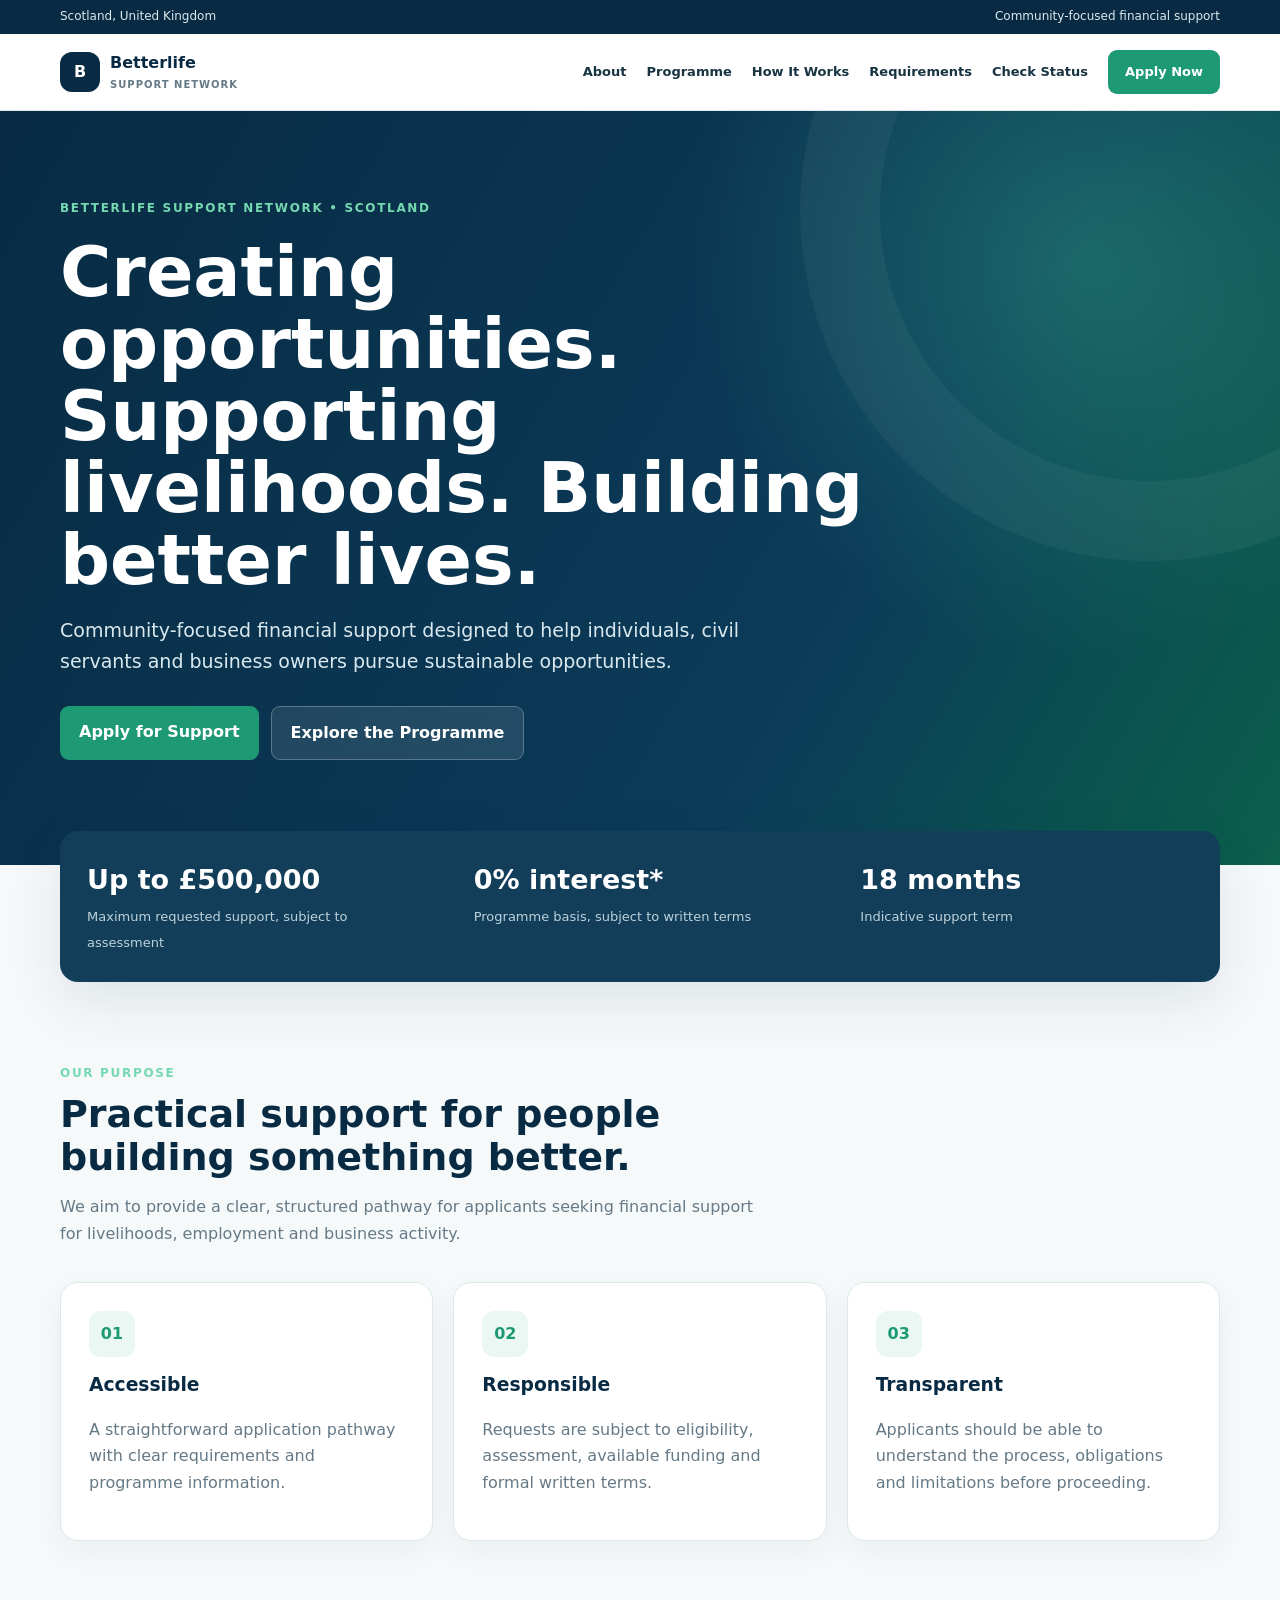
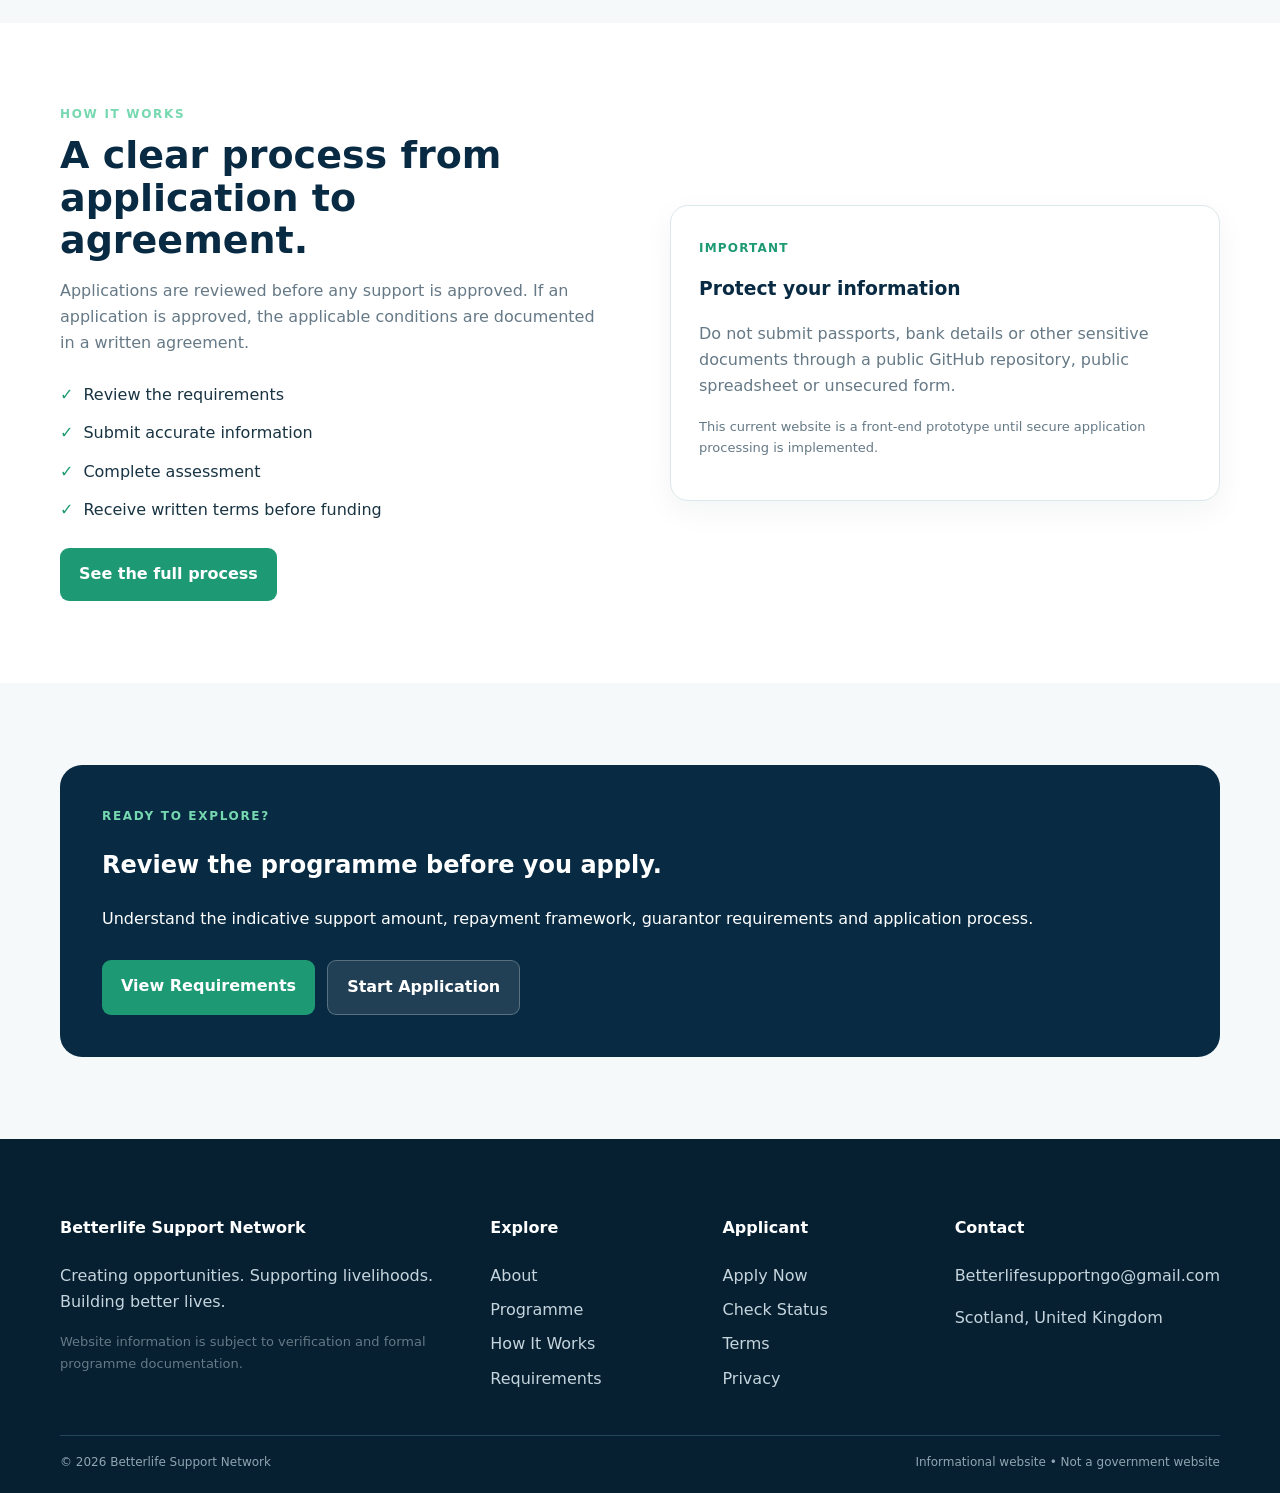
<file: index.html>
<!doctype html><html lang="en"><head><meta charset="utf-8"><meta name="viewport" content="width=device-width,initial-scale=1"><title>Home | Betterlife Support Network</title><meta name="description" content="Betterlife Support Network — community-focused financial support in Scotland."><link rel="stylesheet" href="styles.css"></head><body><div class="topbar"><div class="container"><span>Scotland, United Kingdom</span><span>Community-focused financial support</span></div></div><header class="header"><div class="container navwrap"><a class="brand" href="index.html"><span class="mark">B</span><span>Betterlife <small>Support Network</small></span></a><button class="toggle" aria-label="Open menu" aria-expanded="false" onclick="toggleMenu()">☰</button><nav class="nav" id="siteNav"><a href="about.html">About</a><a href="programme.html">Programme</a><a href="how-it-works.html">How It Works</a><a href="requirements.html">Requirements</a><a href="status.html">Check Status</a><a class="cta" href="apply.html">Apply Now</a></nav></div></header><main><section class="hero"><div class="container"><div class="eyebrow">Betterlife Support Network • Scotland</div><h1>Creating opportunities. Supporting livelihoods. Building better lives.</h1><p>Community-focused financial support designed to help individuals, civil servants and business owners pursue sustainable opportunities.</p><div class="actions"><a class="btn" href="apply.html">Apply for Support</a><a class="btn alt" href="programme.html">Explore the Programme</a></div></div></section><div class="container"><div class="stats"><div class="stat"><strong>Up to £500,000</strong><span>Maximum requested support, subject to assessment</span></div><div class="stat"><strong>0% interest*</strong><span>Programme basis, subject to written terms</span></div><div class="stat"><strong>18 months</strong><span>Indicative support term</span></div></div></div><section class="section"><div class="container"><div class="head"><div class="eyebrow">OUR PURPOSE</div><h2>Practical support for people building something better.</h2><p>We aim to provide a clear, structured pathway for applicants seeking financial support for livelihoods, employment and business activity.</p></div><div class="grid"><div class="card"><div class="icon">01</div><h3>Accessible</h3><p>A straightforward application pathway with clear requirements and programme information.</p></div><div class="card"><div class="icon">02</div><h3>Responsible</h3><p>Requests are subject to eligibility, assessment, available funding and formal written terms.</p></div><div class="card"><div class="icon">03</div><h3>Transparent</h3><p>Applicants should be able to understand the process, obligations and limitations before proceeding.</p></div></div></div></section><section class="section white"><div class="container split"><div><div class="eyebrow">HOW IT WORKS</div><h2>A clear process from application to agreement.</h2><p>Applications are reviewed before any support is approved. If an application is approved, the applicable conditions are documented in a written agreement.</p><div class="checks"><div class="check"><b>✓</b><span>Review the requirements</span></div><div class="check"><b>✓</b><span>Submit accurate information</span></div><div class="check"><b>✓</b><span>Complete assessment</span></div><div class="check"><b>✓</b><span>Receive written terms before funding</span></div></div><a class="btn" href="how-it-works.html">See the full process</a></div><div class="card"><span class="stepno">IMPORTANT</span><h3>Protect your information</h3><p>Do not submit passports, bank details or other sensitive documents through a public GitHub repository, public spreadsheet or unsecured form.</p><p class="note">This current website is a front-end prototype until secure application processing is implemented.</p></div></div></section><section class="section"><div class="container"><div class="banner"><div class="eyebrow">READY TO EXPLORE?</div><h2>Review the programme before you apply.</h2><p>Understand the indicative support amount, repayment framework, guarantor requirements and application process.</p><div class="actions"><a class="btn" href="requirements.html">View Requirements</a><a class="btn alt" href="apply.html">Start Application</a></div></div></div></section></main><footer class="footer"><div class="container footgrid"><div><h4>Betterlife Support Network</h4><p>Creating opportunities. Supporting livelihoods. Building better lives.</p><p class="note">Website information is subject to verification and formal programme documentation.</p></div><div><h4>Explore</h4><a href="about.html">About</a><a href="programme.html">Programme</a><a href="how-it-works.html">How It Works</a><a href="requirements.html">Requirements</a></div><div><h4>Applicant</h4><a href="apply.html">Apply Now</a><a href="status.html">Check Status</a><a href="terms.html">Terms</a><a href="privacy.html">Privacy</a></div><div><h4>Contact</h4><a href="mailto:Betterlifesupportngo@gmail.com">Betterlifesupportngo@gmail.com</a><p>Scotland, United Kingdom</p></div></div><div class="container bottom"><span>© 2026 Betterlife Support Network</span><span>Informational website • Not a government website</span></div></footer><script>function toggleMenu(){const n=document.getElementById('siteNav'),b=document.querySelector('.toggle');n.classList.toggle('open');b.setAttribute('aria-expanded',n.classList.contains('open'))}document.querySelectorAll('#siteNav a').forEach(a=>a.addEventListener('click',()=>document.getElementById('siteNav').classList.remove('open')));</script></body></html>
</file>
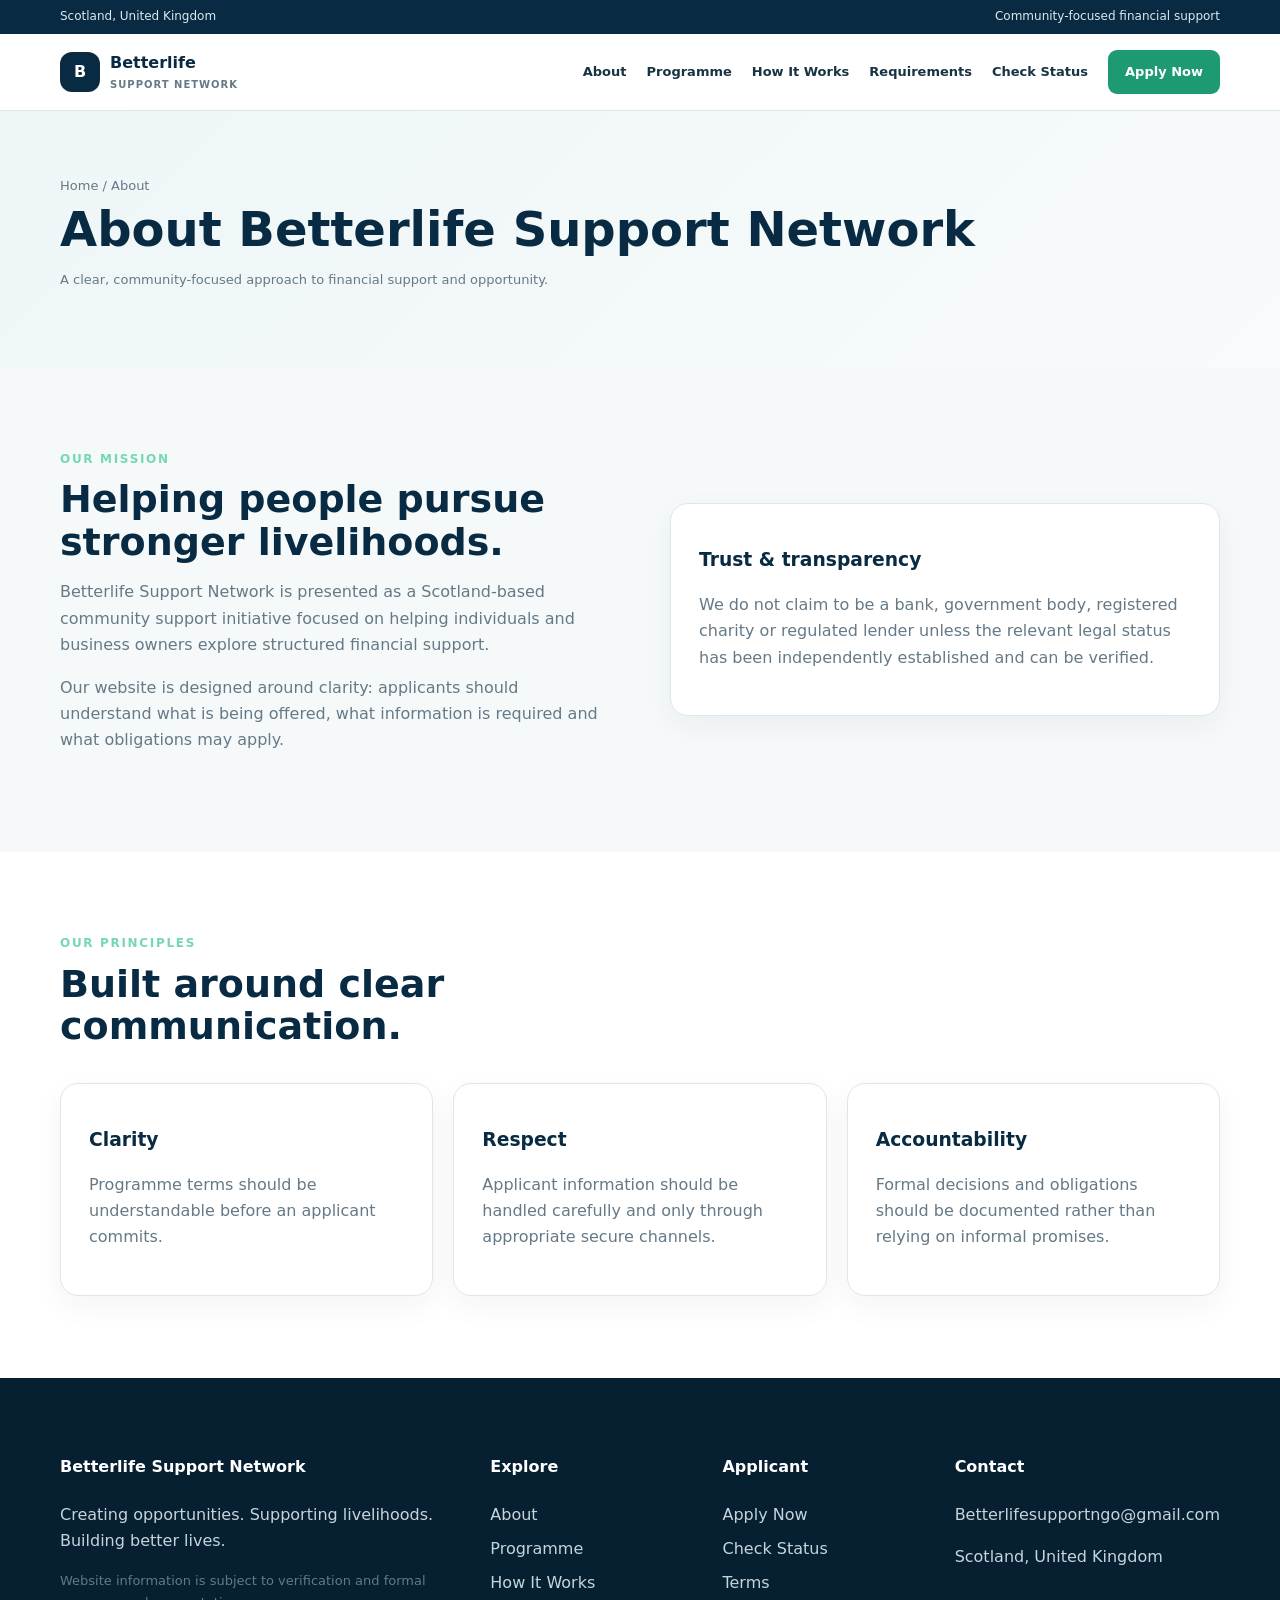
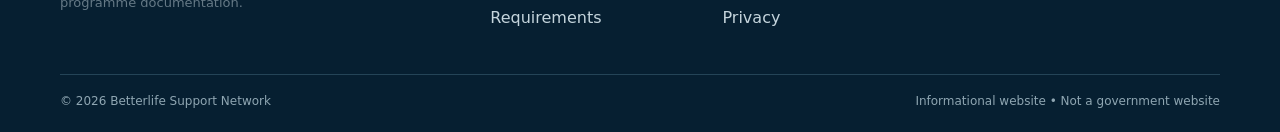
<file: about.html>
<!doctype html><html lang="en"><head><meta charset="utf-8"><meta name="viewport" content="width=device-width,initial-scale=1"><title>About | Betterlife Support Network</title><meta name="description" content="Learn about Betterlife Support Network and its community-focused approach."><link rel="stylesheet" href="styles.css"></head><body><div class="topbar"><div class="container"><span>Scotland, United Kingdom</span><span>Community-focused financial support</span></div></div><header class="header"><div class="container navwrap"><a class="brand" href="index.html"><span class="mark">B</span><span>Betterlife <small>Support Network</small></span></a><button class="toggle" aria-label="Open menu" aria-expanded="false" onclick="toggleMenu()">☰</button><nav class="nav" id="siteNav"><a href="about.html">About</a><a href="programme.html">Programme</a><a href="how-it-works.html">How It Works</a><a href="requirements.html">Requirements</a><a href="status.html">Check Status</a><a class="cta" href="apply.html">Apply Now</a></nav></div></header><main><section class="pagehero"><div class="container"><div class="crumb">Home / About</div><h1>About Betterlife Support Network</h1><p class="note">A clear, community-focused approach to financial support and opportunity.</p></div></section><section class="section"><div class="container split"><div><div class="eyebrow">OUR MISSION</div><h2>Helping people pursue stronger livelihoods.</h2><p>Betterlife Support Network is presented as a Scotland-based community support initiative focused on helping individuals and business owners explore structured financial support.</p><p>Our website is designed around clarity: applicants should understand what is being offered, what information is required and what obligations may apply.</p></div><div class="card"><h3>Trust & transparency</h3><p>We do not claim to be a bank, government body, registered charity or regulated lender unless the relevant legal status has been independently established and can be verified.</p></div></div></section><section class="section white"><div class="container"><div class="head"><div class="eyebrow">OUR PRINCIPLES</div><h2>Built around clear communication.</h2></div><div class="grid"><div class="card"><h3>Clarity</h3><p>Programme terms should be understandable before an applicant commits.</p></div><div class="card"><h3>Respect</h3><p>Applicant information should be handled carefully and only through appropriate secure channels.</p></div><div class="card"><h3>Accountability</h3><p>Formal decisions and obligations should be documented rather than relying on informal promises.</p></div></div></div></section></main><footer class="footer"><div class="container footgrid"><div><h4>Betterlife Support Network</h4><p>Creating opportunities. Supporting livelihoods. Building better lives.</p><p class="note">Website information is subject to verification and formal programme documentation.</p></div><div><h4>Explore</h4><a href="about.html">About</a><a href="programme.html">Programme</a><a href="how-it-works.html">How It Works</a><a href="requirements.html">Requirements</a></div><div><h4>Applicant</h4><a href="apply.html">Apply Now</a><a href="status.html">Check Status</a><a href="terms.html">Terms</a><a href="privacy.html">Privacy</a></div><div><h4>Contact</h4><a href="mailto:Betterlifesupportngo@gmail.com">Betterlifesupportngo@gmail.com</a><p>Scotland, United Kingdom</p></div></div><div class="container bottom"><span>© 2026 Betterlife Support Network</span><span>Informational website • Not a government website</span></div></footer><script>function toggleMenu(){const n=document.getElementById('siteNav'),b=document.querySelector('.toggle');n.classList.toggle('open');b.setAttribute('aria-expanded',n.classList.contains('open'))}document.querySelectorAll('#siteNav a').forEach(a=>a.addEventListener('click',()=>document.getElementById('siteNav').classList.remove('open')));</script></body></html>
</file>
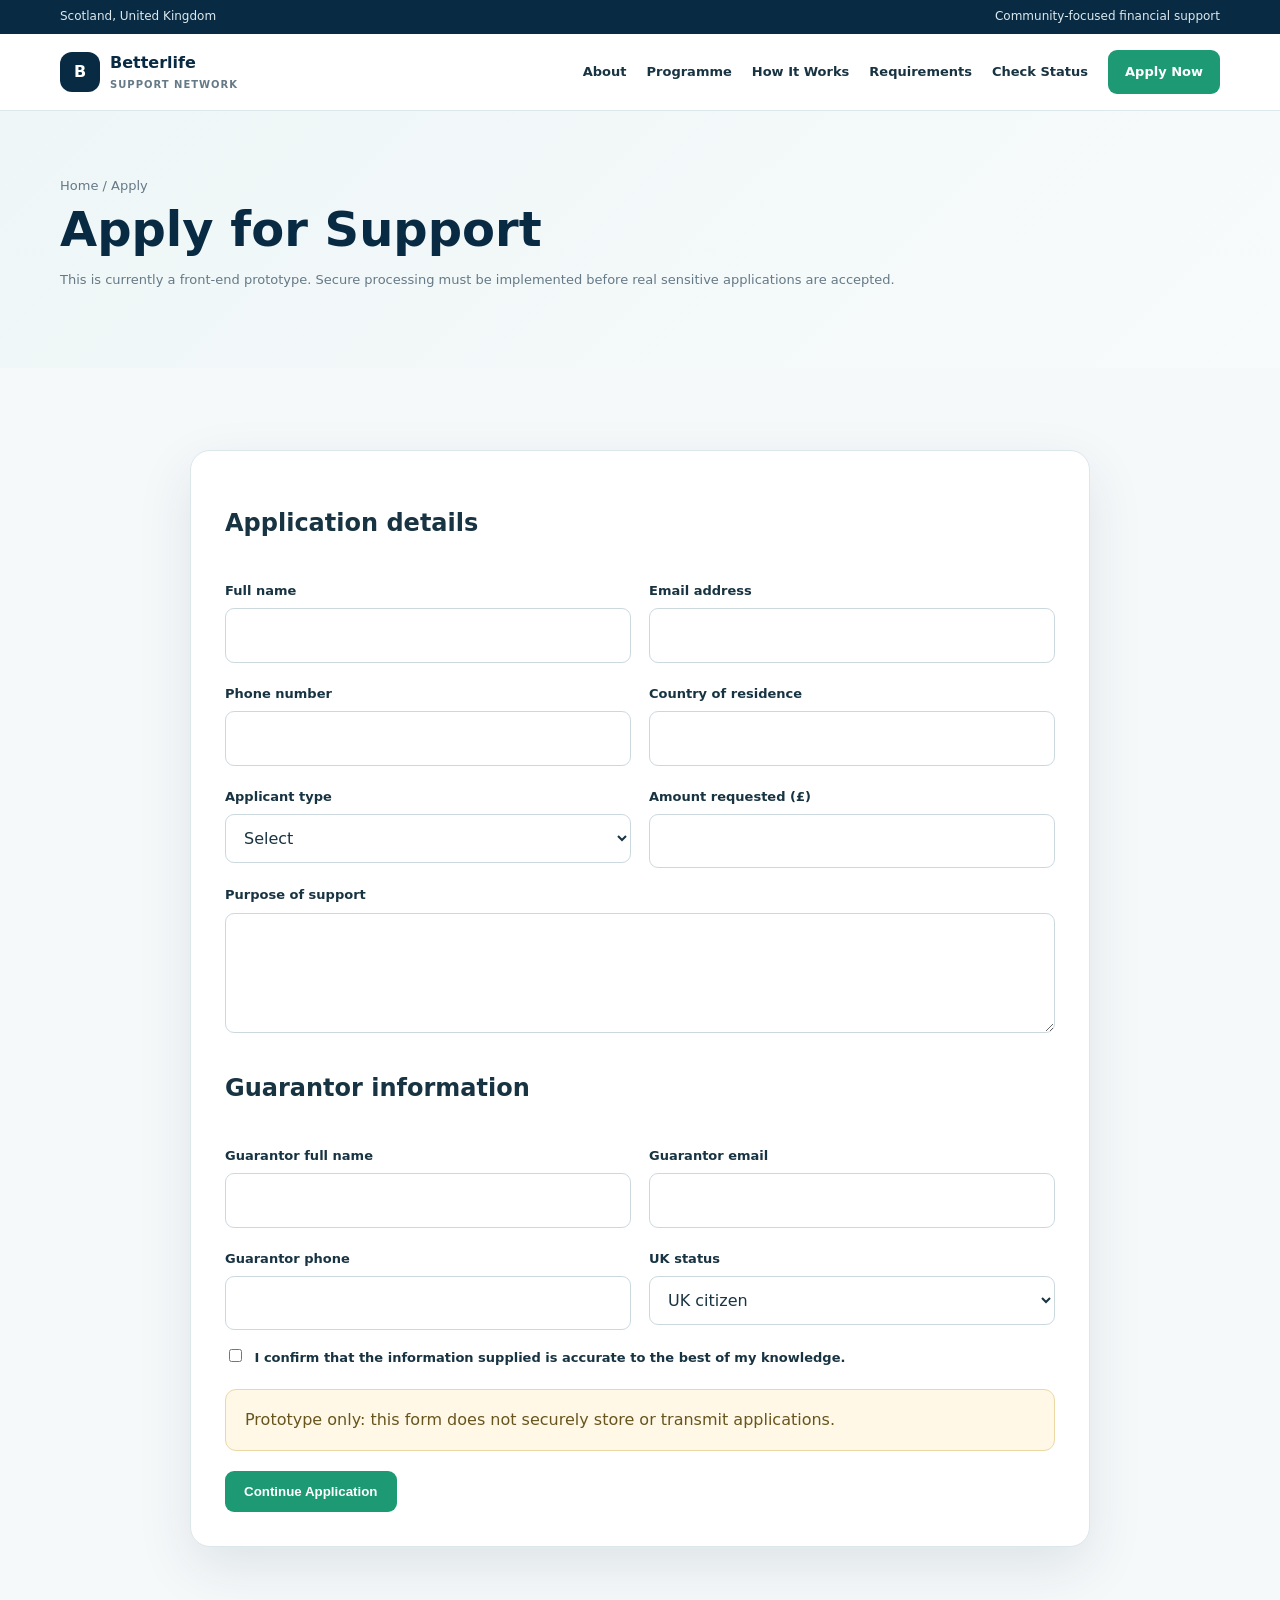
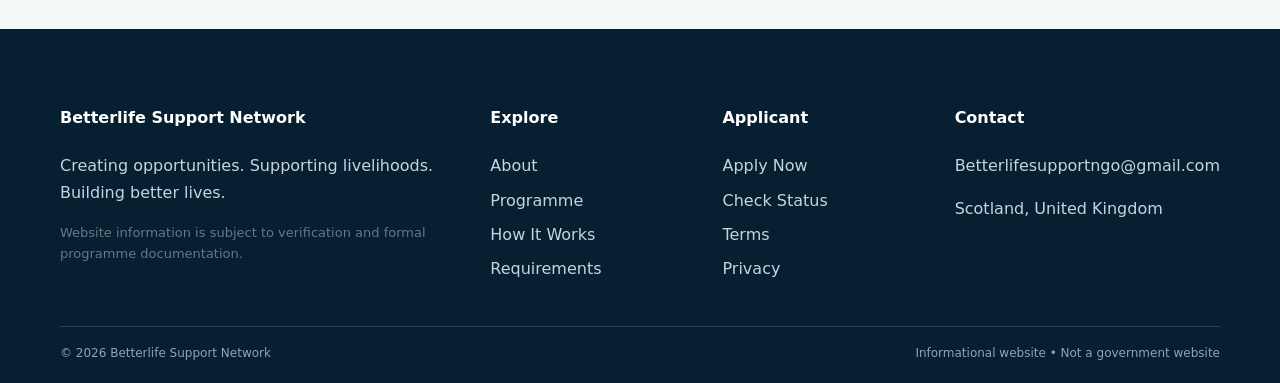
<file: apply.html>
<!doctype html><html lang="en"><head><meta charset="utf-8"><meta name="viewport" content="width=device-width,initial-scale=1"><title>Apply Now | Betterlife Support Network</title><meta name="description" content="Application form prototype for Betterlife Support Network."><link rel="stylesheet" href="styles.css"></head><body><div class="topbar"><div class="container"><span>Scotland, United Kingdom</span><span>Community-focused financial support</span></div></div><header class="header"><div class="container navwrap"><a class="brand" href="index.html"><span class="mark">B</span><span>Betterlife <small>Support Network</small></span></a><button class="toggle" aria-label="Open menu" aria-expanded="false" onclick="toggleMenu()">☰</button><nav class="nav" id="siteNav"><a href="about.html">About</a><a href="programme.html">Programme</a><a href="how-it-works.html">How It Works</a><a href="requirements.html">Requirements</a><a href="status.html">Check Status</a><a class="cta" href="apply.html">Apply Now</a></nav></div></header><main><section class="pagehero"><div class="container"><div class="crumb">Home / Apply</div><h1>Apply for Support</h1><p class="note">This is currently a front-end prototype. Secure processing must be implemented before real sensitive applications are accepted.</p></div></section><section class="section"><div class="container"><form class="formbox" onsubmit="event.preventDefault();document.getElementById('prototype').hidden=false"><h2>Application details</h2><div class="formgrid"><div><label>Full name</label><input required></div><div><label>Email address</label><input type="email" required></div><div><label>Phone number</label><input required></div><div><label>Country of residence</label><input required></div><div><label>Applicant type</label><select required><option value="">Select</option><option>Business owner</option><option>Civil servant</option><option>Individual</option><option>Other working professional</option></select></div><div><label>Amount requested (£)</label><input type="number" min="1" max="500000" required></div></div><label>Purpose of support</label><textarea required></textarea><h2 style="margin-top:28px">Guarantor information</h2><div class="formgrid"><div><label>Guarantor full name</label><input></div><div><label>Guarantor email</label><input type="email"></div><div><label>Guarantor phone</label><input></div><div><label>UK status</label><select><option>UK citizen</option><option>Valid UK working status</option><option>Valid UK residential/settled status</option></select></div></div><label><input type="checkbox" required style="width:auto;margin-right:8px"> I confirm that the information supplied is accurate to the best of my knowledge.</label><div class="notice" style="margin:20px 0">Prototype only: this form does not securely store or transmit applications.</div><button class="btn" type="submit">Continue Application</button><div id="prototype" class="success" hidden>Thank you. This demonstration form is ready, but secure submission is not yet enabled. Please contact Betterlifesupportngo@gmail.com for current application arrangements.</div></form></div></section></main><footer class="footer"><div class="container footgrid"><div><h4>Betterlife Support Network</h4><p>Creating opportunities. Supporting livelihoods. Building better lives.</p><p class="note">Website information is subject to verification and formal programme documentation.</p></div><div><h4>Explore</h4><a href="about.html">About</a><a href="programme.html">Programme</a><a href="how-it-works.html">How It Works</a><a href="requirements.html">Requirements</a></div><div><h4>Applicant</h4><a href="apply.html">Apply Now</a><a href="status.html">Check Status</a><a href="terms.html">Terms</a><a href="privacy.html">Privacy</a></div><div><h4>Contact</h4><a href="mailto:Betterlifesupportngo@gmail.com">Betterlifesupportngo@gmail.com</a><p>Scotland, United Kingdom</p></div></div><div class="container bottom"><span>© 2026 Betterlife Support Network</span><span>Informational website • Not a government website</span></div></footer><script>function toggleMenu(){const n=document.getElementById('siteNav'),b=document.querySelector('.toggle');n.classList.toggle('open');b.setAttribute('aria-expanded',n.classList.contains('open'))}document.querySelectorAll('#siteNav a').forEach(a=>a.addEventListener('click',()=>document.getElementById('siteNav').classList.remove('open')));</script></body></html>
</file>
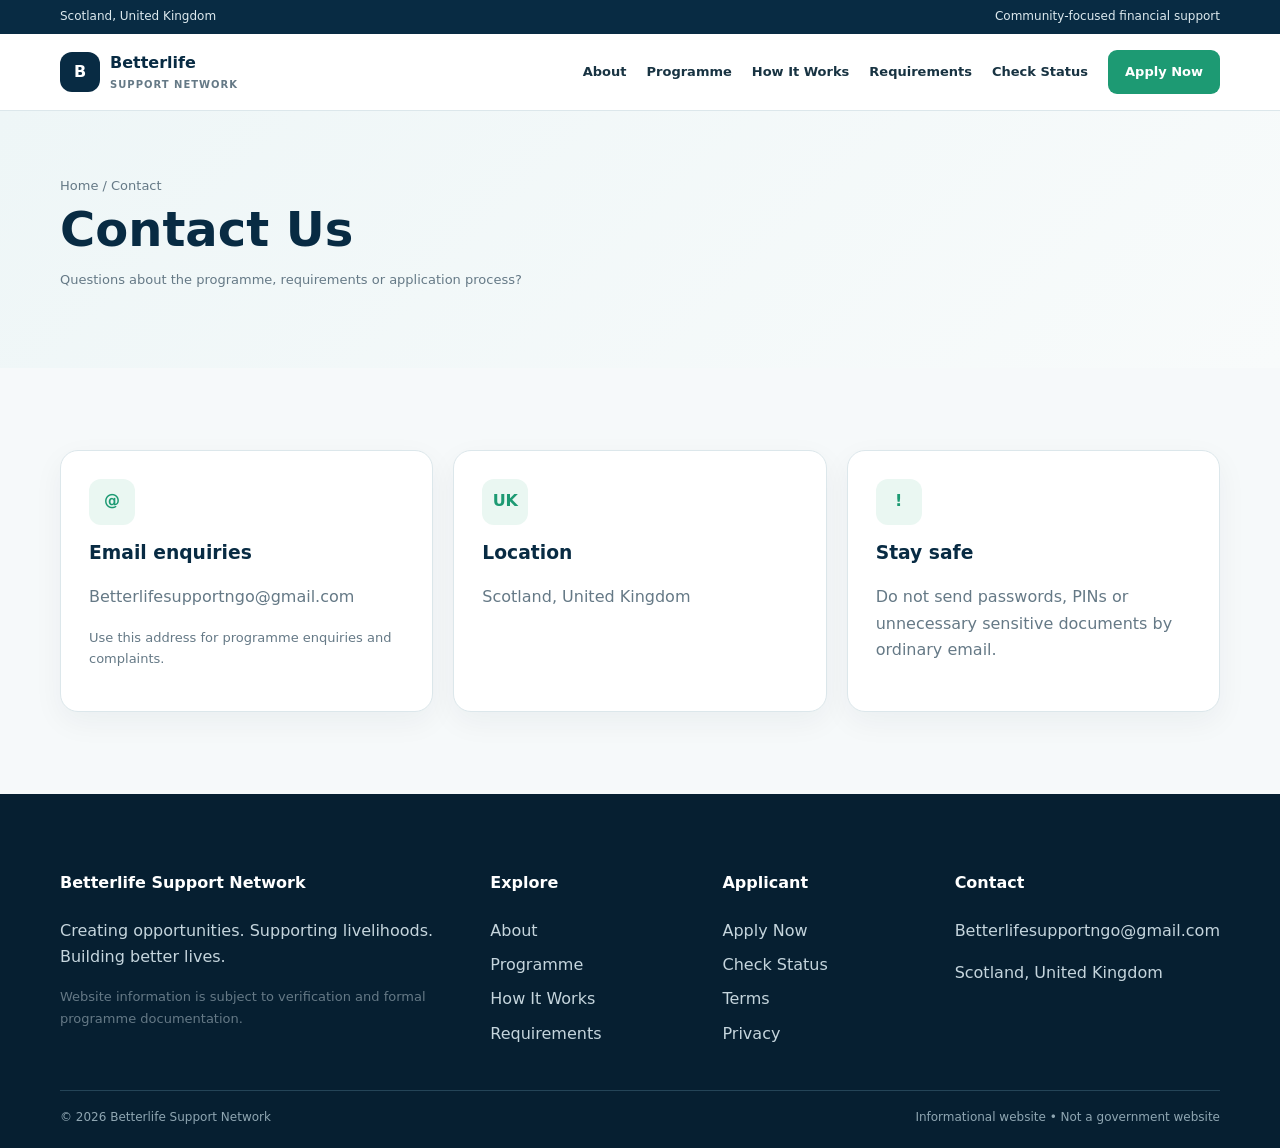
<file: contact.html>
<!doctype html><html lang="en"><head><meta charset="utf-8"><meta name="viewport" content="width=device-width,initial-scale=1"><title>Contact | Betterlife Support Network</title><meta name="description" content="Contact Betterlife Support Network."><link rel="stylesheet" href="styles.css"></head><body><div class="topbar"><div class="container"><span>Scotland, United Kingdom</span><span>Community-focused financial support</span></div></div><header class="header"><div class="container navwrap"><a class="brand" href="index.html"><span class="mark">B</span><span>Betterlife <small>Support Network</small></span></a><button class="toggle" aria-label="Open menu" aria-expanded="false" onclick="toggleMenu()">☰</button><nav class="nav" id="siteNav"><a href="about.html">About</a><a href="programme.html">Programme</a><a href="how-it-works.html">How It Works</a><a href="requirements.html">Requirements</a><a href="status.html">Check Status</a><a class="cta" href="apply.html">Apply Now</a></nav></div></header><main><section class="pagehero"><div class="container"><div class="crumb">Home / Contact</div><h1>Contact Us</h1><p class="note">Questions about the programme, requirements or application process?</p></div></section><section class="section"><div class="container"><div class="grid"><div class="card"><div class="icon">@</div><h3>Email enquiries</h3><p><a href="mailto:Betterlifesupportngo@gmail.com">Betterlifesupportngo@gmail.com</a></p><p class="note">Use this address for programme enquiries and complaints.</p></div><div class="card"><div class="icon">UK</div><h3>Location</h3><p>Scotland, United Kingdom</p></div><div class="card"><div class="icon">!</div><h3>Stay safe</h3><p>Do not send passwords, PINs or unnecessary sensitive documents by ordinary email.</p></div></div></div></section></main><footer class="footer"><div class="container footgrid"><div><h4>Betterlife Support Network</h4><p>Creating opportunities. Supporting livelihoods. Building better lives.</p><p class="note">Website information is subject to verification and formal programme documentation.</p></div><div><h4>Explore</h4><a href="about.html">About</a><a href="programme.html">Programme</a><a href="how-it-works.html">How It Works</a><a href="requirements.html">Requirements</a></div><div><h4>Applicant</h4><a href="apply.html">Apply Now</a><a href="status.html">Check Status</a><a href="terms.html">Terms</a><a href="privacy.html">Privacy</a></div><div><h4>Contact</h4><a href="mailto:Betterlifesupportngo@gmail.com">Betterlifesupportngo@gmail.com</a><p>Scotland, United Kingdom</p></div></div><div class="container bottom"><span>© 2026 Betterlife Support Network</span><span>Informational website • Not a government website</span></div></footer><script>function toggleMenu(){const n=document.getElementById('siteNav'),b=document.querySelector('.toggle');n.classList.toggle('open');b.setAttribute('aria-expanded',n.classList.contains('open'))}document.querySelectorAll('#siteNav a').forEach(a=>a.addEventListener('click',()=>document.getElementById('siteNav').classList.remove('open')));</script></body></html>
</file>
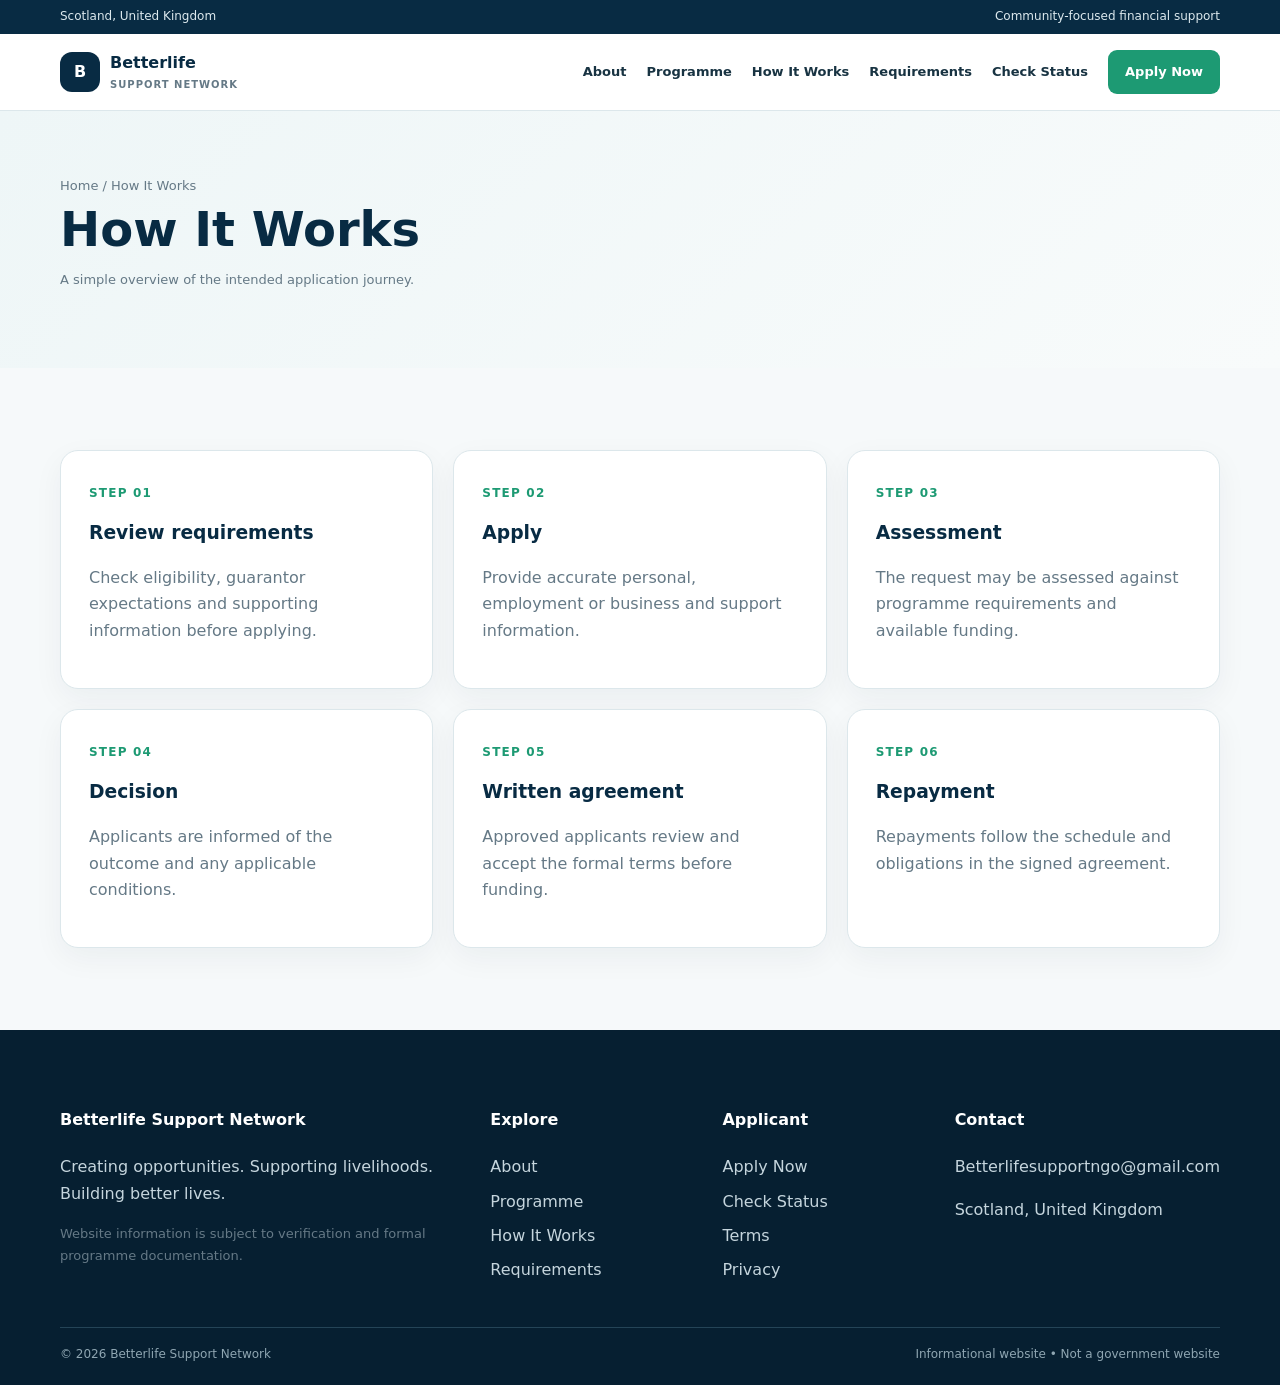
<file: how-it-works.html>
<!doctype html><html lang="en"><head><meta charset="utf-8"><meta name="viewport" content="width=device-width,initial-scale=1"><title>How It Works | Betterlife Support Network</title><meta name="description" content="Understand the Betterlife Support Network application process."><link rel="stylesheet" href="styles.css"></head><body><div class="topbar"><div class="container"><span>Scotland, United Kingdom</span><span>Community-focused financial support</span></div></div><header class="header"><div class="container navwrap"><a class="brand" href="index.html"><span class="mark">B</span><span>Betterlife <small>Support Network</small></span></a><button class="toggle" aria-label="Open menu" aria-expanded="false" onclick="toggleMenu()">☰</button><nav class="nav" id="siteNav"><a href="about.html">About</a><a href="programme.html">Programme</a><a href="how-it-works.html">How It Works</a><a href="requirements.html">Requirements</a><a href="status.html">Check Status</a><a class="cta" href="apply.html">Apply Now</a></nav></div></header><main><section class="pagehero"><div class="container"><div class="crumb">Home / How It Works</div><h1>How It Works</h1><p class="note">A simple overview of the intended application journey.</p></div></section><section class="section"><div class="container"><div class="grid"><div class="card"><span class="stepno">STEP 01</span><h3>Review requirements</h3><p>Check eligibility, guarantor expectations and supporting information before applying.</p></div><div class="card"><span class="stepno">STEP 02</span><h3>Apply</h3><p>Provide accurate personal, employment or business and support information.</p></div><div class="card"><span class="stepno">STEP 03</span><h3>Assessment</h3><p>The request may be assessed against programme requirements and available funding.</p></div><div class="card"><span class="stepno">STEP 04</span><h3>Decision</h3><p>Applicants are informed of the outcome and any applicable conditions.</p></div><div class="card"><span class="stepno">STEP 05</span><h3>Written agreement</h3><p>Approved applicants review and accept the formal terms before funding.</p></div><div class="card"><span class="stepno">STEP 06</span><h3>Repayment</h3><p>Repayments follow the schedule and obligations in the signed agreement.</p></div></div></div></section></main><footer class="footer"><div class="container footgrid"><div><h4>Betterlife Support Network</h4><p>Creating opportunities. Supporting livelihoods. Building better lives.</p><p class="note">Website information is subject to verification and formal programme documentation.</p></div><div><h4>Explore</h4><a href="about.html">About</a><a href="programme.html">Programme</a><a href="how-it-works.html">How It Works</a><a href="requirements.html">Requirements</a></div><div><h4>Applicant</h4><a href="apply.html">Apply Now</a><a href="status.html">Check Status</a><a href="terms.html">Terms</a><a href="privacy.html">Privacy</a></div><div><h4>Contact</h4><a href="mailto:Betterlifesupportngo@gmail.com">Betterlifesupportngo@gmail.com</a><p>Scotland, United Kingdom</p></div></div><div class="container bottom"><span>© 2026 Betterlife Support Network</span><span>Informational website • Not a government website</span></div></footer><script>function toggleMenu(){const n=document.getElementById('siteNav'),b=document.querySelector('.toggle');n.classList.toggle('open');b.setAttribute('aria-expanded',n.classList.contains('open'))}document.querySelectorAll('#siteNav a').forEach(a=>a.addEventListener('click',()=>document.getElementById('siteNav').classList.remove('open')));</script></body></html>
</file>
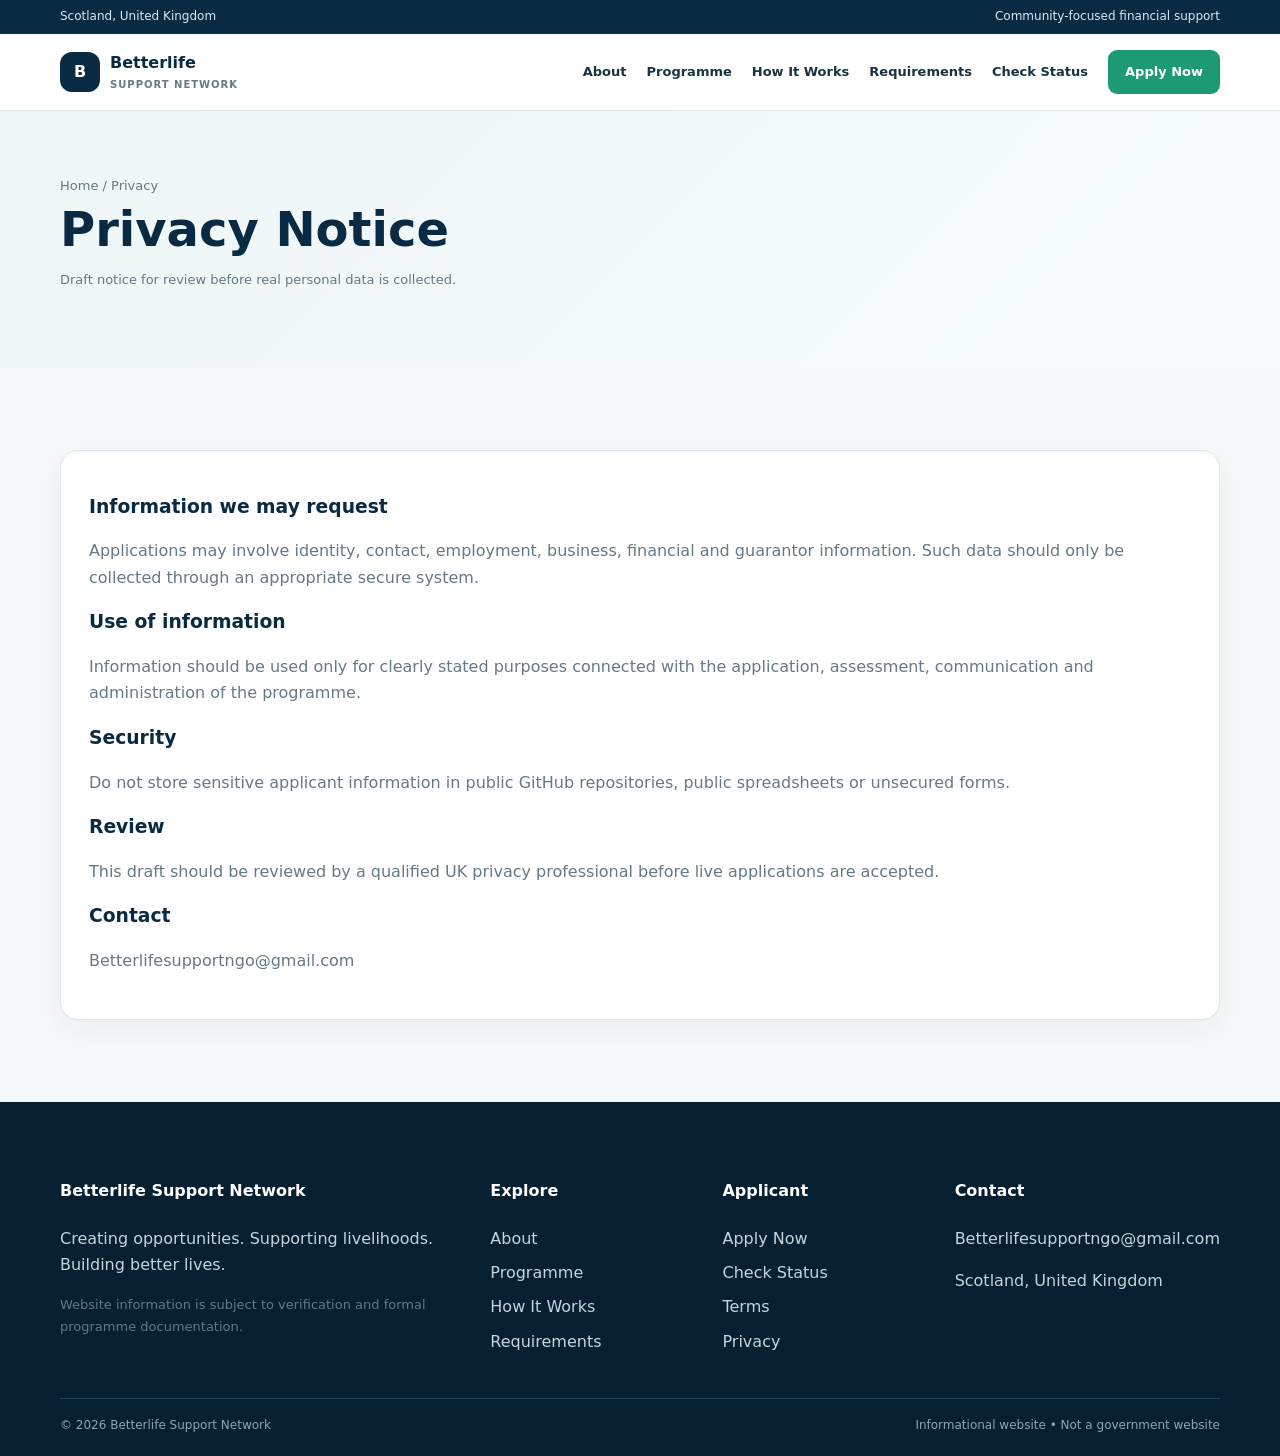
<file: privacy.html>
<!doctype html><html lang="en"><head><meta charset="utf-8"><meta name="viewport" content="width=device-width,initial-scale=1"><title>Privacy Notice | Betterlife Support Network</title><meta name="description" content="Draft privacy notice for Betterlife Support Network."><link rel="stylesheet" href="styles.css"></head><body><div class="topbar"><div class="container"><span>Scotland, United Kingdom</span><span>Community-focused financial support</span></div></div><header class="header"><div class="container navwrap"><a class="brand" href="index.html"><span class="mark">B</span><span>Betterlife <small>Support Network</small></span></a><button class="toggle" aria-label="Open menu" aria-expanded="false" onclick="toggleMenu()">☰</button><nav class="nav" id="siteNav"><a href="about.html">About</a><a href="programme.html">Programme</a><a href="how-it-works.html">How It Works</a><a href="requirements.html">Requirements</a><a href="status.html">Check Status</a><a class="cta" href="apply.html">Apply Now</a></nav></div></header><main><section class="pagehero"><div class="container"><div class="crumb">Home / Privacy</div><h1>Privacy Notice</h1><p class="note">Draft notice for review before real personal data is collected.</p></div></section><section class="section"><div class="container"><div class="card"><h3>Information we may request</h3><p>Applications may involve identity, contact, employment, business, financial and guarantor information. Such data should only be collected through an appropriate secure system.</p><h3>Use of information</h3><p>Information should be used only for clearly stated purposes connected with the application, assessment, communication and administration of the programme.</p><h3>Security</h3><p>Do not store sensitive applicant information in public GitHub repositories, public spreadsheets or unsecured forms.</p><h3>Review</h3><p>This draft should be reviewed by a qualified UK privacy professional before live applications are accepted.</p><h3>Contact</h3><p><a href="mailto:Betterlifesupportngo@gmail.com">Betterlifesupportngo@gmail.com</a></p></div></div></section></main><footer class="footer"><div class="container footgrid"><div><h4>Betterlife Support Network</h4><p>Creating opportunities. Supporting livelihoods. Building better lives.</p><p class="note">Website information is subject to verification and formal programme documentation.</p></div><div><h4>Explore</h4><a href="about.html">About</a><a href="programme.html">Programme</a><a href="how-it-works.html">How It Works</a><a href="requirements.html">Requirements</a></div><div><h4>Applicant</h4><a href="apply.html">Apply Now</a><a href="status.html">Check Status</a><a href="terms.html">Terms</a><a href="privacy.html">Privacy</a></div><div><h4>Contact</h4><a href="mailto:Betterlifesupportngo@gmail.com">Betterlifesupportngo@gmail.com</a><p>Scotland, United Kingdom</p></div></div><div class="container bottom"><span>© 2026 Betterlife Support Network</span><span>Informational website • Not a government website</span></div></footer><script>function toggleMenu(){const n=document.getElementById('siteNav'),b=document.querySelector('.toggle');n.classList.toggle('open');b.setAttribute('aria-expanded',n.classList.contains('open'))}document.querySelectorAll('#siteNav a').forEach(a=>a.addEventListener('click',()=>document.getElementById('siteNav').classList.remove('open')));</script></body></html>
</file>
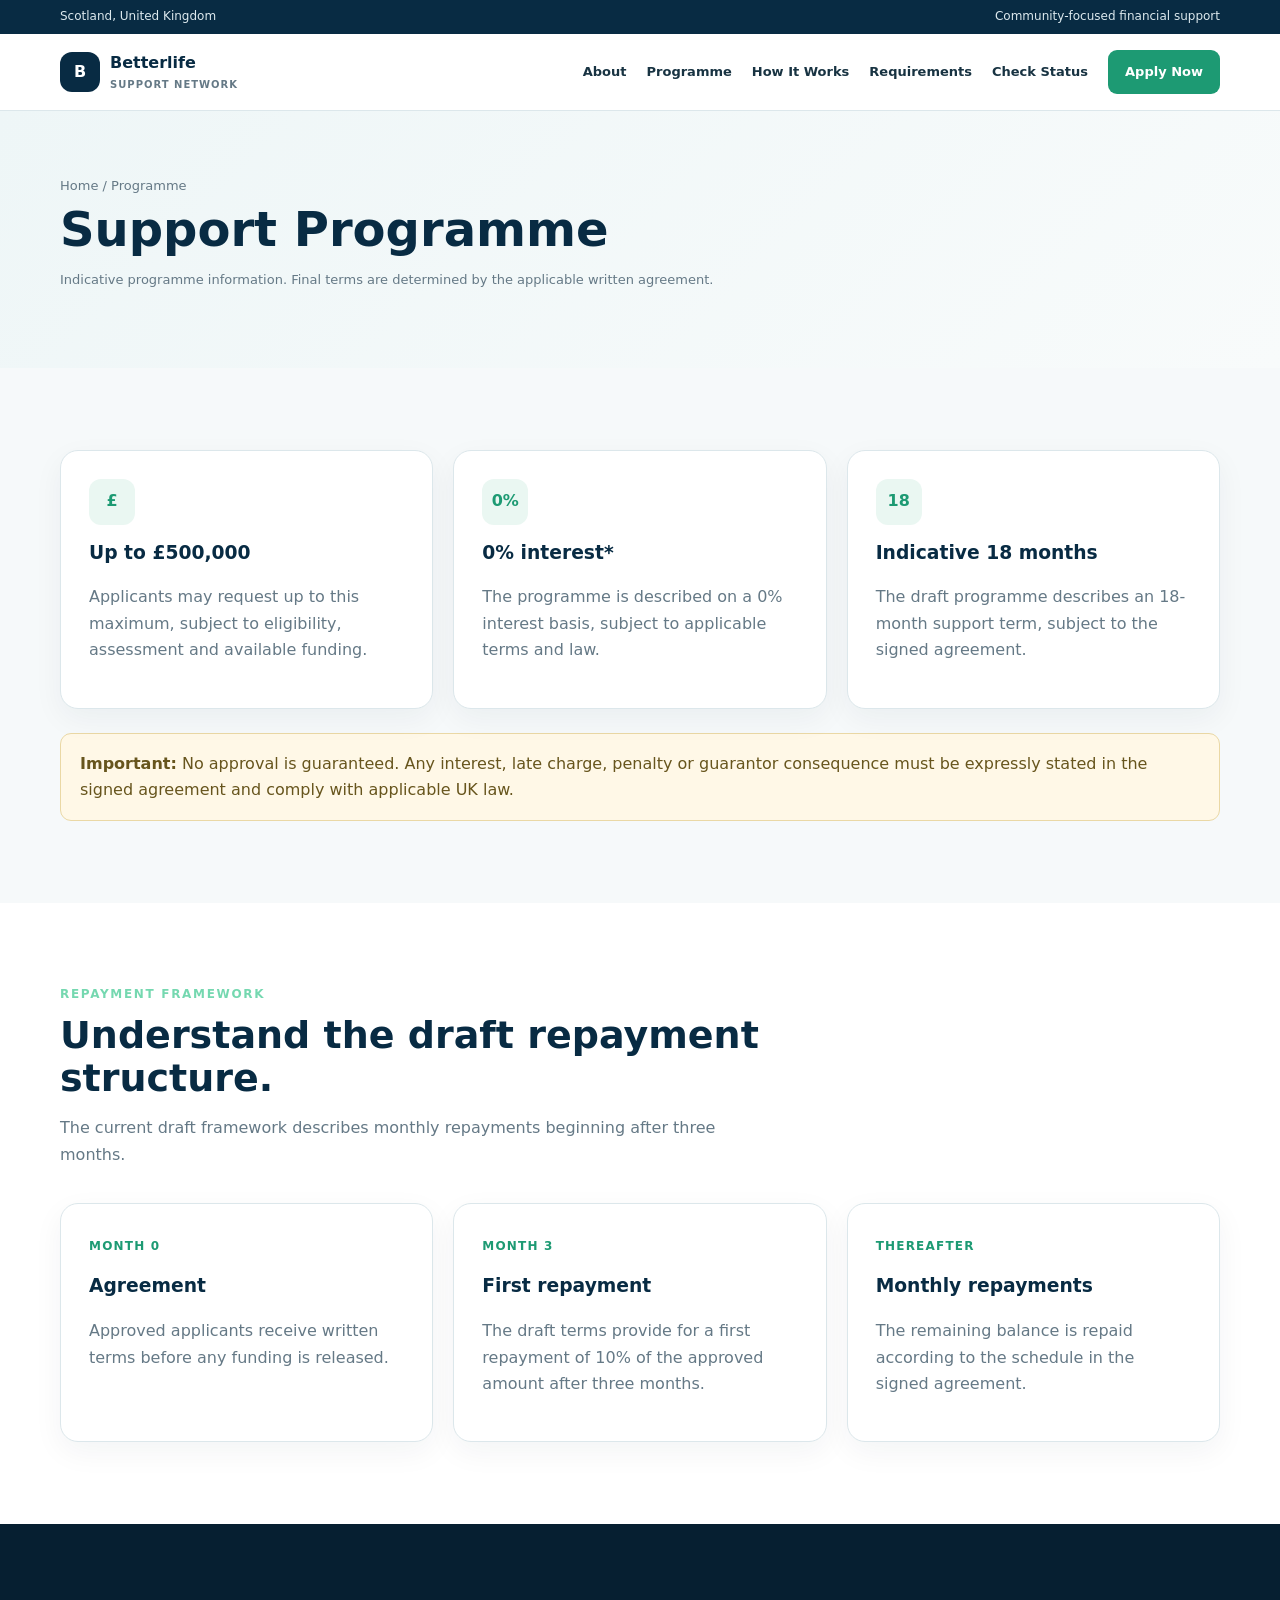
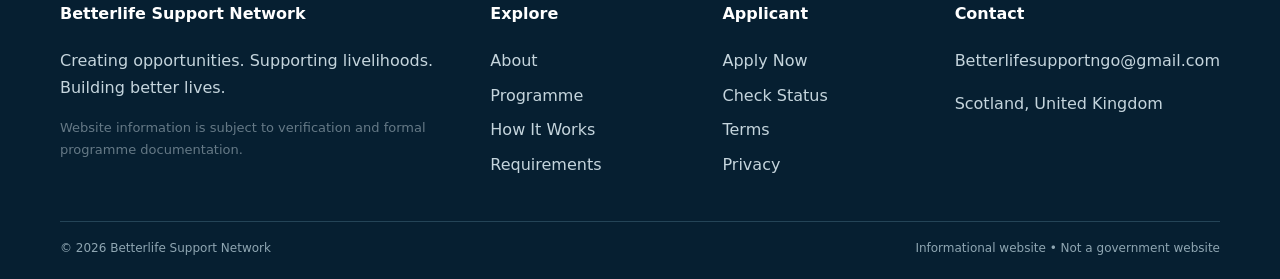
<file: programme.html>
<!doctype html><html lang="en"><head><meta charset="utf-8"><meta name="viewport" content="width=device-width,initial-scale=1"><title>Support Programme | Betterlife Support Network</title><meta name="description" content="Programme information, indicative terms and repayment framework."><link rel="stylesheet" href="styles.css"></head><body><div class="topbar"><div class="container"><span>Scotland, United Kingdom</span><span>Community-focused financial support</span></div></div><header class="header"><div class="container navwrap"><a class="brand" href="index.html"><span class="mark">B</span><span>Betterlife <small>Support Network</small></span></a><button class="toggle" aria-label="Open menu" aria-expanded="false" onclick="toggleMenu()">☰</button><nav class="nav" id="siteNav"><a href="about.html">About</a><a href="programme.html">Programme</a><a href="how-it-works.html">How It Works</a><a href="requirements.html">Requirements</a><a href="status.html">Check Status</a><a class="cta" href="apply.html">Apply Now</a></nav></div></header><main><section class="pagehero"><div class="container"><div class="crumb">Home / Programme</div><h1>Support Programme</h1><p class="note">Indicative programme information. Final terms are determined by the applicable written agreement.</p></div></section><section class="section"><div class="container"><div class="grid"><div class="card"><div class="icon">£</div><h3>Up to £500,000</h3><p>Applicants may request up to this maximum, subject to eligibility, assessment and available funding.</p></div><div class="card"><div class="icon">0%</div><h3>0% interest*</h3><p>The programme is described on a 0% interest basis, subject to applicable terms and law.</p></div><div class="card"><div class="icon">18</div><h3>Indicative 18 months</h3><p>The draft programme describes an 18-month support term, subject to the signed agreement.</p></div></div><div class="notice" style="margin-top:24px"><b>Important:</b> No approval is guaranteed. Any interest, late charge, penalty or guarantor consequence must be expressly stated in the signed agreement and comply with applicable UK law.</div></div></section><section class="section white"><div class="container"><div class="head"><div class="eyebrow">REPAYMENT FRAMEWORK</div><h2>Understand the draft repayment structure.</h2><p>The current draft framework describes monthly repayments beginning after three months.</p></div><div class="grid"><div class="card"><span class="stepno">MONTH 0</span><h3>Agreement</h3><p>Approved applicants receive written terms before any funding is released.</p></div><div class="card"><span class="stepno">MONTH 3</span><h3>First repayment</h3><p>The draft terms provide for a first repayment of 10% of the approved amount after three months.</p></div><div class="card"><span class="stepno">THEREAFTER</span><h3>Monthly repayments</h3><p>The remaining balance is repaid according to the schedule in the signed agreement.</p></div></div></div></section></main><footer class="footer"><div class="container footgrid"><div><h4>Betterlife Support Network</h4><p>Creating opportunities. Supporting livelihoods. Building better lives.</p><p class="note">Website information is subject to verification and formal programme documentation.</p></div><div><h4>Explore</h4><a href="about.html">About</a><a href="programme.html">Programme</a><a href="how-it-works.html">How It Works</a><a href="requirements.html">Requirements</a></div><div><h4>Applicant</h4><a href="apply.html">Apply Now</a><a href="status.html">Check Status</a><a href="terms.html">Terms</a><a href="privacy.html">Privacy</a></div><div><h4>Contact</h4><a href="mailto:Betterlifesupportngo@gmail.com">Betterlifesupportngo@gmail.com</a><p>Scotland, United Kingdom</p></div></div><div class="container bottom"><span>© 2026 Betterlife Support Network</span><span>Informational website • Not a government website</span></div></footer><script>function toggleMenu(){const n=document.getElementById('siteNav'),b=document.querySelector('.toggle');n.classList.toggle('open');b.setAttribute('aria-expanded',n.classList.contains('open'))}document.querySelectorAll('#siteNav a').forEach(a=>a.addEventListener('click',()=>document.getElementById('siteNav').classList.remove('open')));</script></body></html>
</file>
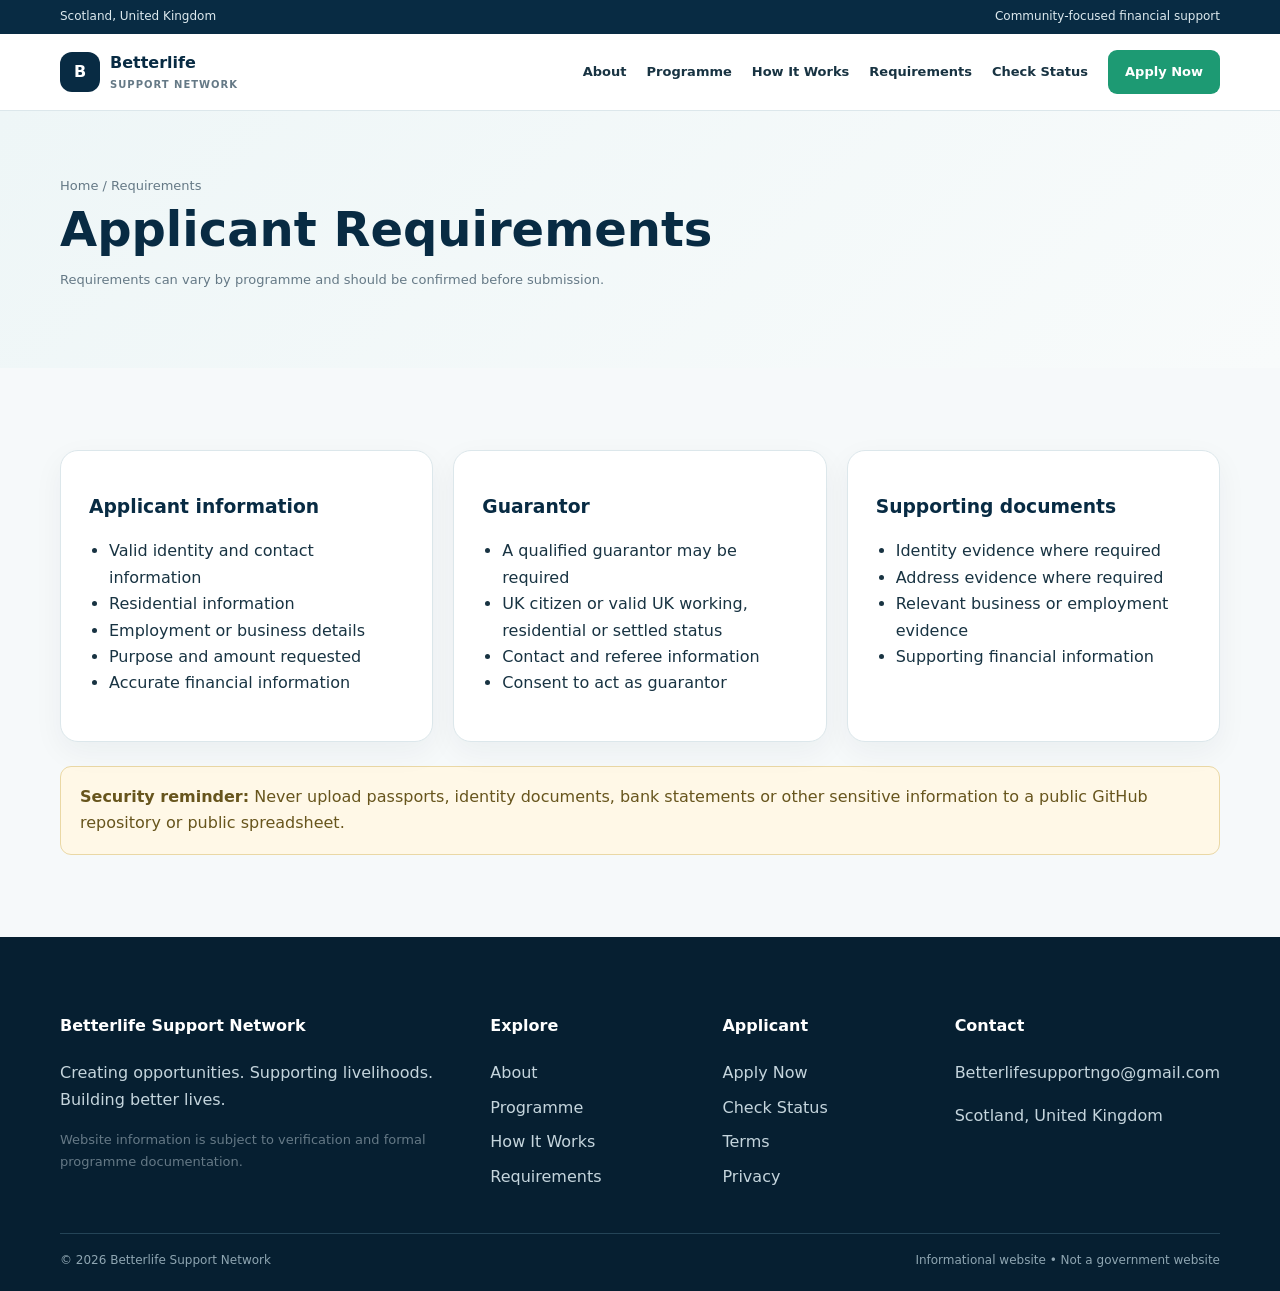
<file: requirements.html>
<!doctype html><html lang="en"><head><meta charset="utf-8"><meta name="viewport" content="width=device-width,initial-scale=1"><title>Requirements | Betterlife Support Network</title><meta name="description" content="Review applicant and guarantor requirements."><link rel="stylesheet" href="styles.css"></head><body><div class="topbar"><div class="container"><span>Scotland, United Kingdom</span><span>Community-focused financial support</span></div></div><header class="header"><div class="container navwrap"><a class="brand" href="index.html"><span class="mark">B</span><span>Betterlife <small>Support Network</small></span></a><button class="toggle" aria-label="Open menu" aria-expanded="false" onclick="toggleMenu()">☰</button><nav class="nav" id="siteNav"><a href="about.html">About</a><a href="programme.html">Programme</a><a href="how-it-works.html">How It Works</a><a href="requirements.html">Requirements</a><a href="status.html">Check Status</a><a class="cta" href="apply.html">Apply Now</a></nav></div></header><main><section class="pagehero"><div class="container"><div class="crumb">Home / Requirements</div><h1>Applicant Requirements</h1><p class="note">Requirements can vary by programme and should be confirmed before submission.</p></div></section><section class="section"><div class="container"><div class="grid"><div class="card"><h3>Applicant information</h3><ul class="clean"><li>Valid identity and contact information</li><li>Residential information</li><li>Employment or business details</li><li>Purpose and amount requested</li><li>Accurate financial information</li></ul></div><div class="card"><h3>Guarantor</h3><ul class="clean"><li>A qualified guarantor may be required</li><li>UK citizen or valid UK working, residential or settled status</li><li>Contact and referee information</li><li>Consent to act as guarantor</li></ul></div><div class="card"><h3>Supporting documents</h3><ul class="clean"><li>Identity evidence where required</li><li>Address evidence where required</li><li>Relevant business or employment evidence</li><li>Supporting financial information</li></ul></div></div><div class="notice" style="margin-top:24px"><b>Security reminder:</b> Never upload passports, identity documents, bank statements or other sensitive information to a public GitHub repository or public spreadsheet.</div></div></section></main><footer class="footer"><div class="container footgrid"><div><h4>Betterlife Support Network</h4><p>Creating opportunities. Supporting livelihoods. Building better lives.</p><p class="note">Website information is subject to verification and formal programme documentation.</p></div><div><h4>Explore</h4><a href="about.html">About</a><a href="programme.html">Programme</a><a href="how-it-works.html">How It Works</a><a href="requirements.html">Requirements</a></div><div><h4>Applicant</h4><a href="apply.html">Apply Now</a><a href="status.html">Check Status</a><a href="terms.html">Terms</a><a href="privacy.html">Privacy</a></div><div><h4>Contact</h4><a href="mailto:Betterlifesupportngo@gmail.com">Betterlifesupportngo@gmail.com</a><p>Scotland, United Kingdom</p></div></div><div class="container bottom"><span>© 2026 Betterlife Support Network</span><span>Informational website • Not a government website</span></div></footer><script>function toggleMenu(){const n=document.getElementById('siteNav'),b=document.querySelector('.toggle');n.classList.toggle('open');b.setAttribute('aria-expanded',n.classList.contains('open'))}document.querySelectorAll('#siteNav a').forEach(a=>a.addEventListener('click',()=>document.getElementById('siteNav').classList.remove('open')));</script></body></html>
</file>
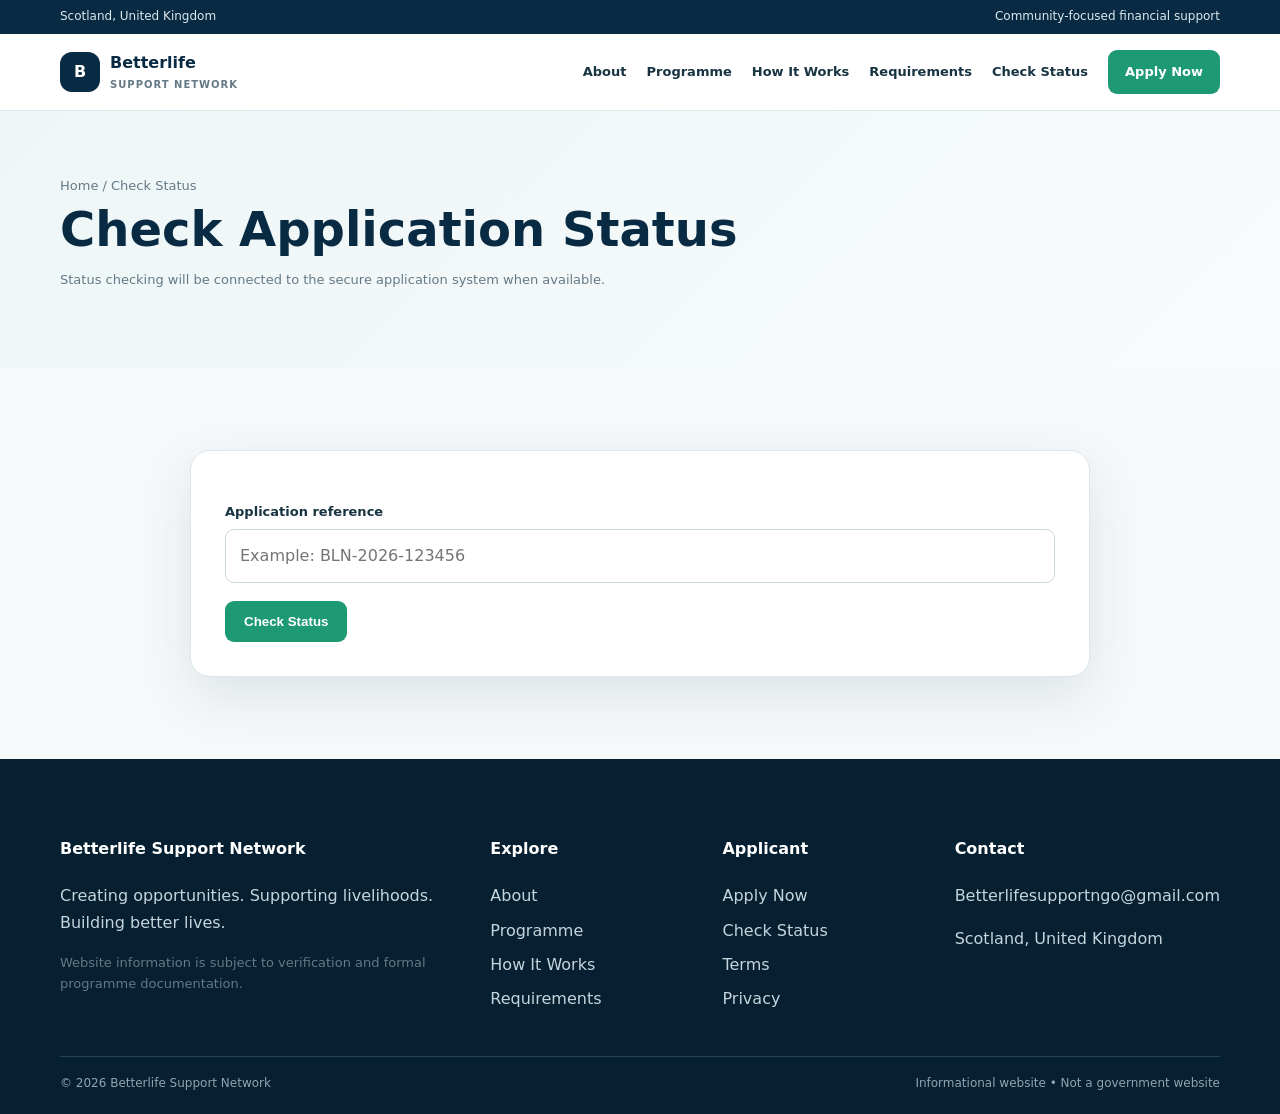
<file: status.html>
<!doctype html><html lang="en"><head><meta charset="utf-8"><meta name="viewport" content="width=device-width,initial-scale=1"><title>Check Application Status | Betterlife Support Network</title><meta name="description" content="Check the status of a Betterlife Support Network application."><link rel="stylesheet" href="styles.css"></head><body><div class="topbar"><div class="container"><span>Scotland, United Kingdom</span><span>Community-focused financial support</span></div></div><header class="header"><div class="container navwrap"><a class="brand" href="index.html"><span class="mark">B</span><span>Betterlife <small>Support Network</small></span></a><button class="toggle" aria-label="Open menu" aria-expanded="false" onclick="toggleMenu()">☰</button><nav class="nav" id="siteNav"><a href="about.html">About</a><a href="programme.html">Programme</a><a href="how-it-works.html">How It Works</a><a href="requirements.html">Requirements</a><a href="status.html">Check Status</a><a class="cta" href="apply.html">Apply Now</a></nav></div></header><main><section class="pagehero"><div class="container"><div class="crumb">Home / Check Status</div><h1>Check Application Status</h1><p class="note">Status checking will be connected to the secure application system when available.</p></div></section><section class="section"><div class="container"><div class="formbox"><label>Application reference</label><input id="ref" placeholder="Example: BLN-2026-123456"><button class="btn" style="margin-top:18px" onclick="document.getElementById('msg').hidden=false">Check Status</button><div id="msg" class="success" hidden>The status service is not connected yet. Please contact Betterlifesupportngo@gmail.com with your application reference.</div></div></div></section></main><footer class="footer"><div class="container footgrid"><div><h4>Betterlife Support Network</h4><p>Creating opportunities. Supporting livelihoods. Building better lives.</p><p class="note">Website information is subject to verification and formal programme documentation.</p></div><div><h4>Explore</h4><a href="about.html">About</a><a href="programme.html">Programme</a><a href="how-it-works.html">How It Works</a><a href="requirements.html">Requirements</a></div><div><h4>Applicant</h4><a href="apply.html">Apply Now</a><a href="status.html">Check Status</a><a href="terms.html">Terms</a><a href="privacy.html">Privacy</a></div><div><h4>Contact</h4><a href="mailto:Betterlifesupportngo@gmail.com">Betterlifesupportngo@gmail.com</a><p>Scotland, United Kingdom</p></div></div><div class="container bottom"><span>© 2026 Betterlife Support Network</span><span>Informational website • Not a government website</span></div></footer><script>function toggleMenu(){const n=document.getElementById('siteNav'),b=document.querySelector('.toggle');n.classList.toggle('open');b.setAttribute('aria-expanded',n.classList.contains('open'))}document.querySelectorAll('#siteNav a').forEach(a=>a.addEventListener('click',()=>document.getElementById('siteNav').classList.remove('open')));</script></body></html>
</file>
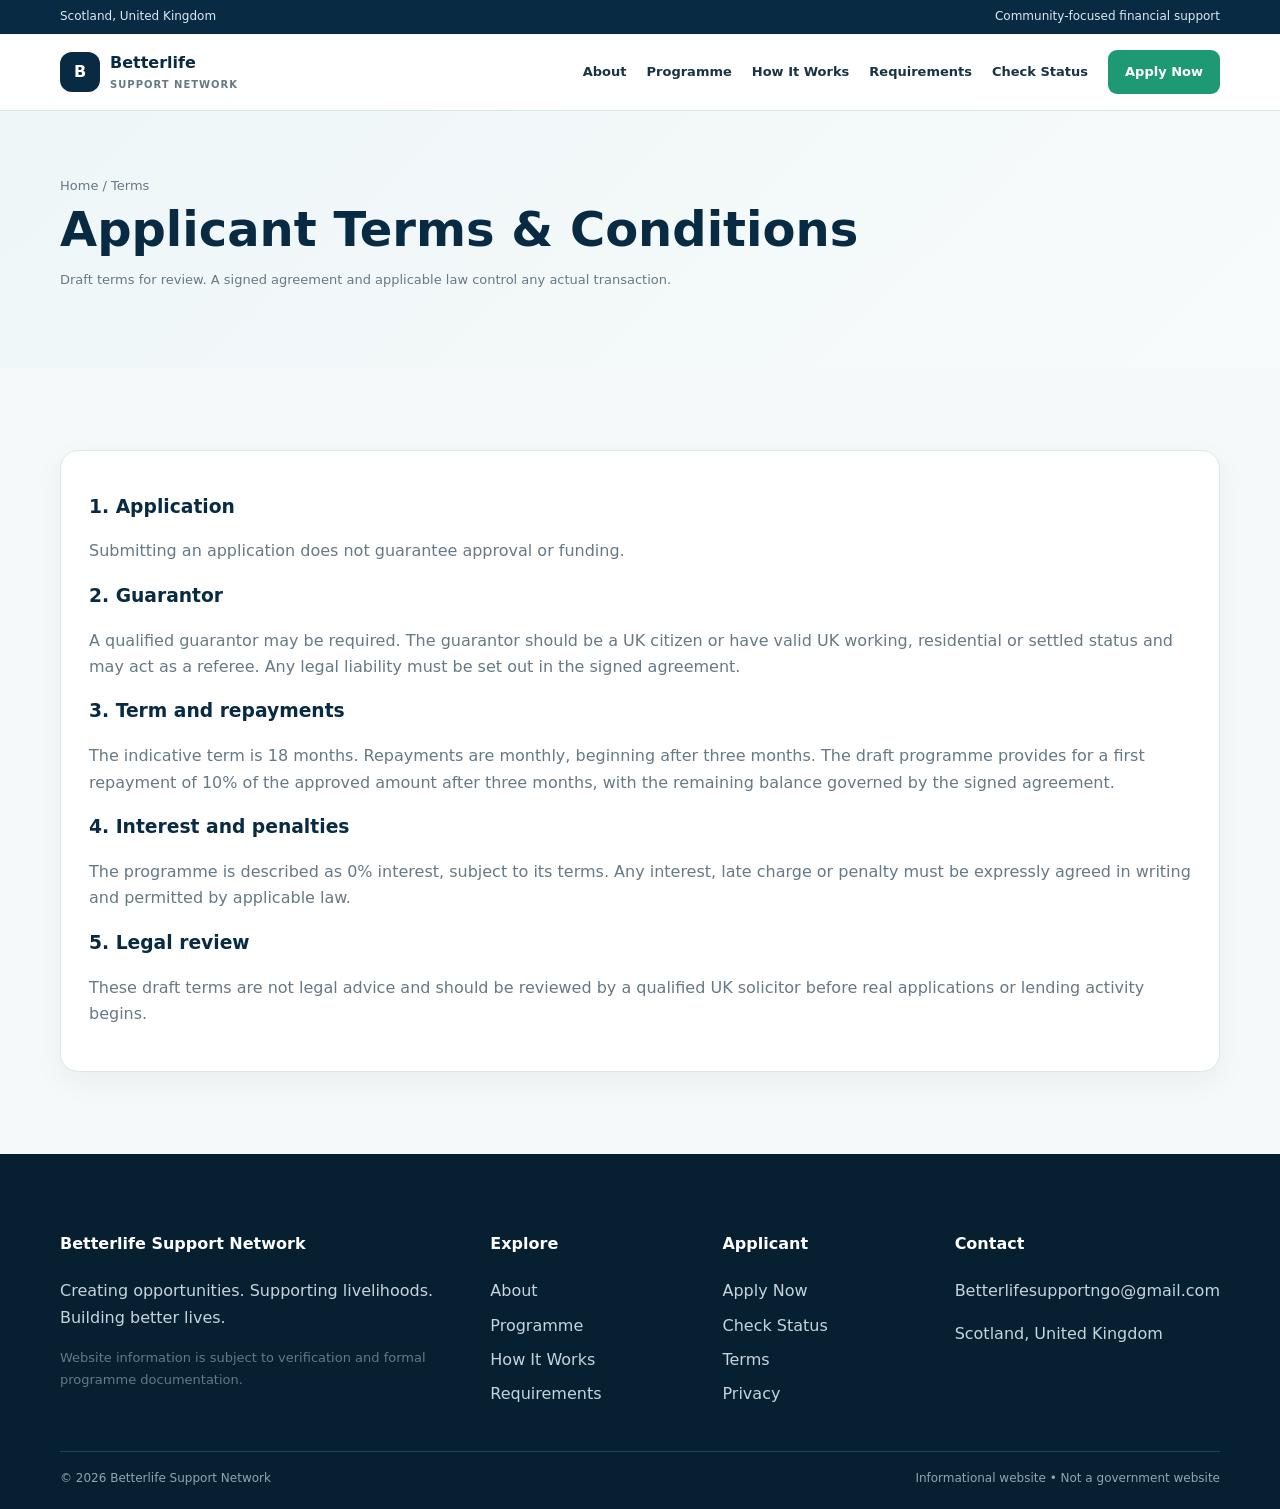
<file: terms.html>
<!doctype html><html lang="en"><head><meta charset="utf-8"><meta name="viewport" content="width=device-width,initial-scale=1"><title>Terms & Conditions | Betterlife Support Network</title><meta name="description" content="Draft applicant terms for Betterlife Support Network."><link rel="stylesheet" href="styles.css"></head><body><div class="topbar"><div class="container"><span>Scotland, United Kingdom</span><span>Community-focused financial support</span></div></div><header class="header"><div class="container navwrap"><a class="brand" href="index.html"><span class="mark">B</span><span>Betterlife <small>Support Network</small></span></a><button class="toggle" aria-label="Open menu" aria-expanded="false" onclick="toggleMenu()">☰</button><nav class="nav" id="siteNav"><a href="about.html">About</a><a href="programme.html">Programme</a><a href="how-it-works.html">How It Works</a><a href="requirements.html">Requirements</a><a href="status.html">Check Status</a><a class="cta" href="apply.html">Apply Now</a></nav></div></header><main><section class="pagehero"><div class="container"><div class="crumb">Home / Terms</div><h1>Applicant Terms & Conditions</h1><p class="note">Draft terms for review. A signed agreement and applicable law control any actual transaction.</p></div></section><section class="section"><div class="container"><div class="card"><h3>1. Application</h3><p>Submitting an application does not guarantee approval or funding.</p><h3>2. Guarantor</h3><p>A qualified guarantor may be required. The guarantor should be a UK citizen or have valid UK working, residential or settled status and may act as a referee. Any legal liability must be set out in the signed agreement.</p><h3>3. Term and repayments</h3><p>The indicative term is 18 months. Repayments are monthly, beginning after three months. The draft programme provides for a first repayment of 10% of the approved amount after three months, with the remaining balance governed by the signed agreement.</p><h3>4. Interest and penalties</h3><p>The programme is described as 0% interest, subject to its terms. Any interest, late charge or penalty must be expressly agreed in writing and permitted by applicable law.</p><h3>5. Legal review</h3><p>These draft terms are not legal advice and should be reviewed by a qualified UK solicitor before real applications or lending activity begins.</p></div></div></section></main><footer class="footer"><div class="container footgrid"><div><h4>Betterlife Support Network</h4><p>Creating opportunities. Supporting livelihoods. Building better lives.</p><p class="note">Website information is subject to verification and formal programme documentation.</p></div><div><h4>Explore</h4><a href="about.html">About</a><a href="programme.html">Programme</a><a href="how-it-works.html">How It Works</a><a href="requirements.html">Requirements</a></div><div><h4>Applicant</h4><a href="apply.html">Apply Now</a><a href="status.html">Check Status</a><a href="terms.html">Terms</a><a href="privacy.html">Privacy</a></div><div><h4>Contact</h4><a href="mailto:Betterlifesupportngo@gmail.com">Betterlifesupportngo@gmail.com</a><p>Scotland, United Kingdom</p></div></div><div class="container bottom"><span>© 2026 Betterlife Support Network</span><span>Informational website • Not a government website</span></div></footer><script>function toggleMenu(){const n=document.getElementById('siteNav'),b=document.querySelector('.toggle');n.classList.toggle('open');b.setAttribute('aria-expanded',n.classList.contains('open'))}document.querySelectorAll('#siteNav a').forEach(a=>a.addEventListener('click',()=>document.getElementById('siteNav').classList.remove('open')));</script></body></html>
</file>
<file: styles.css>
:root{--navy:#082b43;--navy2:#0e4665;--green:#1d9a73;--mint:#eaf7f2;--ink:#183342;--muted:#657986;--line:#dce7eb;--bg:#f6f9fa;--white:#fff;--shadow:0 20px 55px rgba(8,43,67,.10)}*{box-sizing:border-box}html{scroll-behavior:smooth}body{margin:0;font-family:Inter,ui-sans-serif,system-ui,-apple-system,"Segoe UI",sans-serif;color:var(--ink);background:var(--bg);line-height:1.65}a{text-decoration:none;color:inherit}.container{width:min(1160px,92%);margin:auto}.topbar{background:var(--navy);color:#dce9ee;font-size:12px}.topbar .container{display:flex;justify-content:space-between;padding:7px 0}.header{position:sticky;top:0;z-index:50;background:rgba(255,255,255,.97);backdrop-filter:blur(12px);border-bottom:1px solid var(--line)}.navwrap{height:76px;display:flex;align-items:center;justify-content:space-between}.brand{display:flex;align-items:center;gap:10px;font-weight:850;color:var(--navy)}.mark{width:40px;height:40px;border-radius:12px;background:var(--navy);color:#fff;display:grid;place-items:center;font-weight:900}.brand small{display:block;color:var(--muted);font-size:10px;letter-spacing:.1em;text-transform:uppercase}.nav{display:flex;align-items:center;gap:20px;font-size:13px;font-weight:750}.nav a:hover{color:var(--green)}.cta{background:var(--green);color:#fff!important;padding:11px 17px;border-radius:9px}.toggle{display:none;border:0;background:none;font-size:27px;color:var(--navy);cursor:pointer}.hero{color:#fff;background:radial-gradient(circle at 85% 20%,rgba(58,184,139,.35),transparent 32%),linear-gradient(120deg,var(--navy),#0b3b59 65%,#0b604b);padding:88px 0 105px;position:relative;overflow:hidden}.hero:after{content:"";position:absolute;width:540px;height:540px;border:80px solid rgba(255,255,255,.045);border-radius:50%;right:-220px;top:-250px}.eyebrow{font-size:12px;letter-spacing:.14em;text-transform:uppercase;font-weight:900;color:#75d8b0}.hero h1{font-size:clamp(42px,6vw,70px);line-height:1.03;max-width:850px;margin:17px 0}.hero p{max-width:730px;font-size:19px;color:#d9e9ef}.actions{display:flex;gap:12px;flex-wrap:wrap;margin-top:28px}.btn{display:inline-block;border:0;border-radius:9px;padding:13px 19px;background:var(--green);color:#fff;font-weight:850;cursor:pointer}.btn.alt{background:rgba(255,255,255,.10);border:1px solid rgba(255,255,255,.25)}.stats{display:grid;grid-template-columns:repeat(3,1fr);background:#123e59;overflow:hidden;border-radius:18px;margin-top:-34px;position:relative;z-index:3;box-shadow:var(--shadow)}.stat{padding:27px;color:#fff}.stat strong{display:block;font-size:27px}.stat span{font-size:13px;color:#bdd2dc}.section{padding:82px 0}.white{background:#fff}.head{max-width:720px;margin-bottom:35px}.head h2,.split h2{color:var(--navy);font-size:38px;line-height:1.12;margin:9px 0}.head p,.card p,.split p{color:var(--muted)}.grid{display:grid;grid-template-columns:repeat(3,1fr);gap:20px}.card{background:#fff;border:1px solid var(--line);border-radius:18px;padding:28px;box-shadow:0 10px 30px rgba(8,43,67,.05)}.icon{width:46px;height:46px;border-radius:12px;background:var(--mint);color:var(--green);display:grid;place-items:center;font-weight:900}.card h3{color:var(--navy);margin:13px 0 6px}.split{display:grid;grid-template-columns:1fr 1fr;gap:60px;align-items:center}.checks{display:grid;gap:12px;margin:25px 0}.check{display:flex;gap:10px}.check b{color:var(--green)}.banner{border-radius:22px;background:var(--navy);color:#fff;padding:42px}.banner h2{color:#fff}.pagehero{background:linear-gradient(135deg,#eef6f7,#f8fbfb);padding:64px 0}.pagehero h1{font-size:48px;line-height:1.08;color:var(--navy);margin:8px 0}.crumb{font-size:13px;color:var(--muted)}.notice{padding:17px 19px;border-radius:11px;background:#fff8e7;border:1px solid #ead8a5;color:#67551d}.formbox{max-width:900px;margin:auto;background:#fff;border:1px solid var(--line);border-radius:20px;padding:34px;box-shadow:var(--shadow)}.formgrid{display:grid;grid-template-columns:1fr 1fr;gap:4px 18px}label{display:block;font-size:13px;font-weight:850;margin:16px 0 7px}input,select,textarea{width:100%;padding:13px 14px;border:1px solid #cbd9df;border-radius:9px;background:#fff;font:inherit;color:var(--ink)}textarea{min-height:120px}.footer{background:#061f31;color:#c5d5dd;padding:55px 0 20px}.footgrid{display:grid;grid-template-columns:2fr 1fr 1fr 1.2fr;gap:34px}.footer h4{color:#fff}.footer a{display:block;margin:8px 0}.footer a:hover{color:#75d8b0}.bottom{border-top:1px solid #244457;margin-top:35px;padding-top:17px;display:flex;justify-content:space-between;font-size:12px;color:#8fa6b2}.success{margin-top:20px;background:var(--mint);border:1px solid #c5e7d8;border-radius:12px;padding:18px}.note{font-size:13px;color:var(--muted)}ul.clean{padding-left:20px}.stepno{font-size:12px;color:var(--green);font-weight:900;letter-spacing:.1em}.mobilemenu{display:none}@media(max-width:900px){.topbar{display:none}.toggle{display:block}.nav{display:none;position:absolute;top:76px;left:0;right:0;background:#fff;padding:18px 4%;border-bottom:1px solid var(--line);flex-direction:column;align-items:flex-start;box-shadow:0 18px 35px rgba(8,43,67,.12)}.nav.open{display:flex}.grid,.split,.footgrid,.formgrid,.stats{grid-template-columns:1fr}.hero{padding:68px 0 85px}.section{padding:60px 0}.pagehero h1{font-size:39px}.bottom{flex-direction:column;gap:8px}.hero h1{font-size:43px}.hero p{font-size:17px}}
</file>
